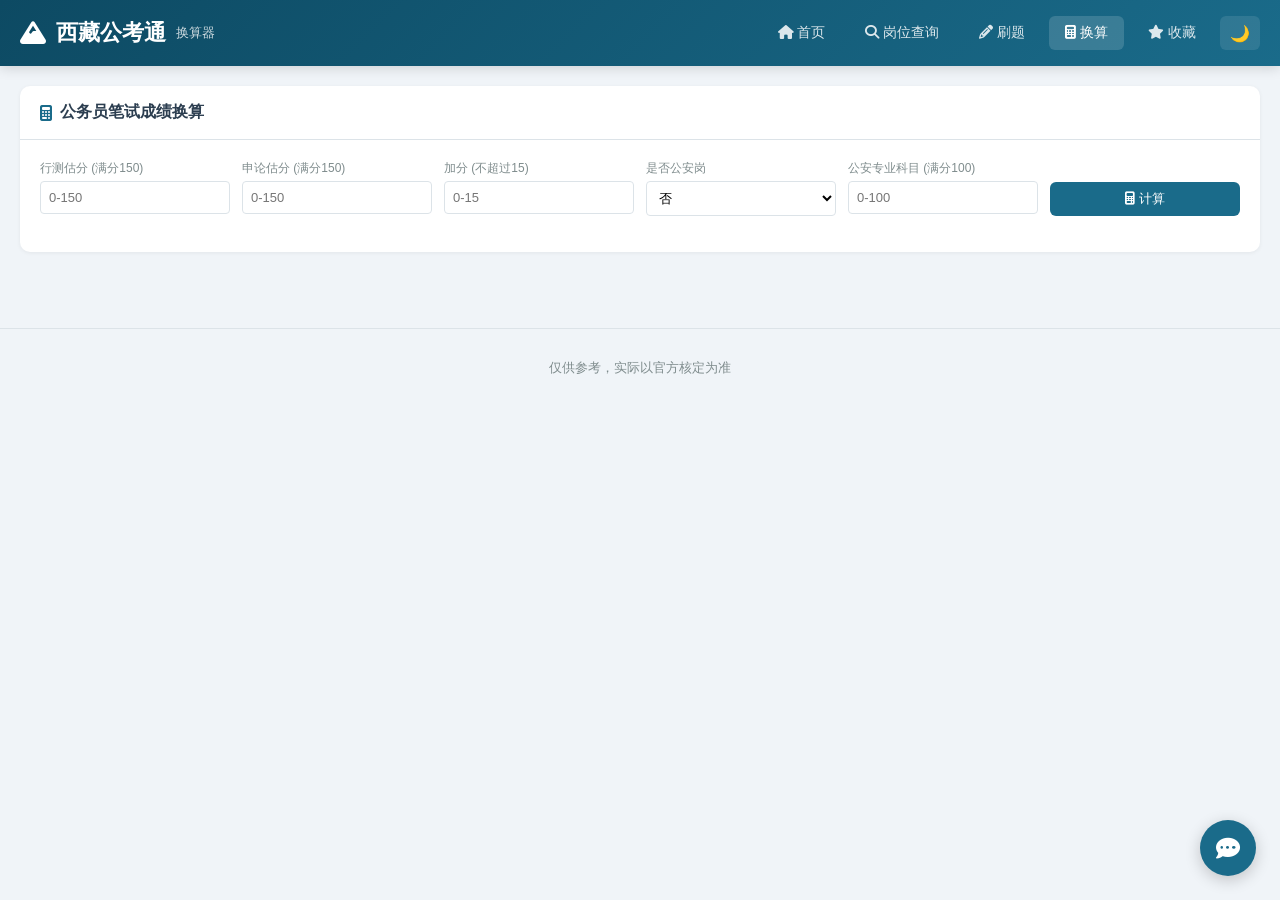
<file: calc.html>
<!DOCTYPE html>
<html lang="zh-CN">
<head><meta charset="UTF-8"><meta name="viewport" content="width=device-width, initial-scale=1.0"><title>成绩换算 - 西藏公考通</title>
<link rel="stylesheet" href="https://cdnjs.cloudflare.com/ajax/libs/font-awesome/6.5.0/css/all.min.css"><link rel="stylesheet" href="css/style.css">
<link rel="manifest" href="manifest.json"></head>
<body>
<header class="header"><div class="header-inner">
<a href="index.html" class="logo"><i class="fas fa-mountain"></i> 西藏公考通 <span>换算器</span></a>
<nav class="nav">
<a href="index.html"><i class="fas fa-home"></i> 首页</a><a href="search.html"><i class="fas fa-search"></i> 岗位查询</a>
<a href="exam.html"><i class="fas fa-pencil-alt"></i> 刷题</a><a href="calc.html" class="active"><i class="fas fa-calculator"></i> 换算</a>
<a href="favorites.html"><i class="fas fa-star"></i> 收藏</a>
<button id="themeToggle" class="theme-toggle" onclick="toggleTheme()">🌙</button>
</nav></div></header>
<main class="container">
<div class="card"><div class="card-header"><i class="fas fa-calculator"></i> 公务员笔试成绩换算</div>
<div class="card-body">
<div class="search-form">
<div class="form-group"><label>行测估分 (满分150)</label><input type="number" id="xingce" min="0" max="150" placeholder="0-150" style="padding:8px;border:1px solid var(--border);border-radius:4px;"></div>
<div class="form-group"><label>申论估分 (满分150)</label><input type="number" id="shenlun" min="0" max="150" placeholder="0-150" style="padding:8px;border:1px solid var(--border);border-radius:4px;"></div>
<div class="form-group"><label>加分 (不超过15)</label><input type="number" id="jf" min="0" max="15" placeholder="0-15" style="padding:8px;border:1px solid var(--border);border-radius:4px;"></div>
<div class="form-group"><label>是否公安岗</label><select id="isGA" style="padding:8px;border:1px solid var(--border);border-radius:4px;"><option value="no">否</option><option value="yes">是（加试公安专业科目）</option></select></div>
<div class="form-group"><label>公安专业科目 (满分100)</label><input type="number" id="gongan" min="0" max="100" placeholder="0-100" style="padding:8px;border:1px solid var(--border);border-radius:4px;" disabled></div>
<button onclick="calcScore()" class="btn btn-primary"><i class="fas fa-calculator"></i> 计算</button>
</div></div></div>

<div id="calcResult" style="display:none;">
<div class="card"><div class="card-header"><i class="fas fa-chart-bar"></i> 计算结果</div>
<div class="card-body" id="calcBody"></div></div>
<div class="card"><div class="card-header"><i class="fas fa-info-circle"></i> 分数说明</div>
<div class="card-body" style="font-size:13px;color:var(--text-light);">
<p>📌 非公安岗：笔试总分 = 行测 + 申论 + 加分（各150分）</p>
<p>📌 公安岗：笔试总分 = 行测 + 申论 + 公安专业科目 + 加分</p>
<p>📌 总成绩 = 笔试总分 ÷ 3(或4) × 60% + 面试成绩 × 40%</p>
<p>📌 2025年区直事业单位控制线110分，教育事业单位160-170分</p>
</div></div></div>
</main>
<footer class="footer"><p>仅供参考，实际以官方核定为准</p></footer>
<script>
function calcScore(){
  const xc = parseFloat(document.getElementById('xingce').value) || 0;
  const sl = parseFloat(document.getElementById('shenlun').value) || 0;
  const jf = parseFloat(document.getElementById('jf').value) || 0;
  const isGA = document.getElementById('isGA').value === 'yes';
  const ga = parseFloat(document.getElementById('gongan').value) || 0;

  if(xc === 0 && sl === 0) { alert('请输入至少一个科目成绩'); return; }

  const total = xc + sl + (isGA ? ga : 0) + jf;
  const divisor = isGA ? 4 : 3;
  const avg = total / divisor;

  document.getElementById('calcResult').style.display = 'block';
  let html = `<div class="stats-grid" style="grid-template-cols:repeat(auto-fit,minmax(140px,1fr));">
    <div class="stat-item"><div class="num">${xc}</div><div class="label">行测</div></div>
    <div class="stat-item"><div class="num">${sl}</div><div class="label">申论</div></div>
    ${isGA ? `<div class="stat-item"><div class="num">${ga}</div><div class="label">公安专业</div></div>` : ''}
    <div class="stat-item"><div class="num">${jf}</div><div class="label">加分</div></div>
    <div class="stat-item"><div class="num" style="color:var(--primary);">${total}</div><div class="label">笔试总分</div></div>
    <div class="stat-item"><div class="num" style="color:var(--accent);font-size:28px;">${avg.toFixed(2)}</div><div class="label">折算均分</div></div>
  </div>`;

  // Explanation
  const formula = isGA ? `(${xc}+${sl}+${ga}+${jf})÷4 = ${total}÷4 = ${avg.toFixed(2)}` : `(${xc}+${sl}+${jf})÷3 = ${total}÷3 = ${avg.toFixed(2)}`;
  html += `<div style="margin-top:16px;padding:12px;background:#f0f7ff;border-radius:6px;font-size:13px;">
    <strong>📝 计算过程：</strong><br>${formula}<br><br>
    <strong>💡 总成绩（假设面试80分）：</strong><br>${avg.toFixed(2)}×60% + 80×40% = ${(avg*0.6+32).toFixed(2)}分<br><br>
    <strong>📊 参考判断：</strong><br>${total >= 170 ? '✅ 达到教育事业单位控制线(170分)' : '❌ 未达到教育事业单位控制线(170分)'}<br>
    ${total >= 160 ? '✅ 达到昌都教育事业单位控制线(160分)' : '❌ 未达到昌都教育事业单位控制线(160分)'}<br>
    ${total >= 110 ? '✅ 达到区直事业单位控制线(110分)' : '❌ 未达到区直事业单位控制线(110分)'}
  </div>`;

  document.getElementById('calcBody').innerHTML = html;
}

document.getElementById('isGA').onchange = function(){
  document.getElementById('gongan').disabled = this.value !== 'yes';
};

function toggleTheme() {
  const d = document.documentElement;
  const isDark = d.getAttribute('data-theme')==='dark';
  d.setAttribute('data-theme',isDark?'light':'dark');
  localStorage.setItem('theme',isDark?'light':'dark');
  document.getElementById('themeToggle').textContent = isDark?'🌙':'☀️';
}
document.addEventListener('DOMContentLoaded',()=>{
  const saved = localStorage.getItem('theme');
  if(saved==='dark'){document.documentElement.setAttribute('data-theme','dark');document.getElementById('themeToggle').textContent='☀️';}
});
</script>
<script src="js/qa.js"></script>
</body>
</html>
</file>
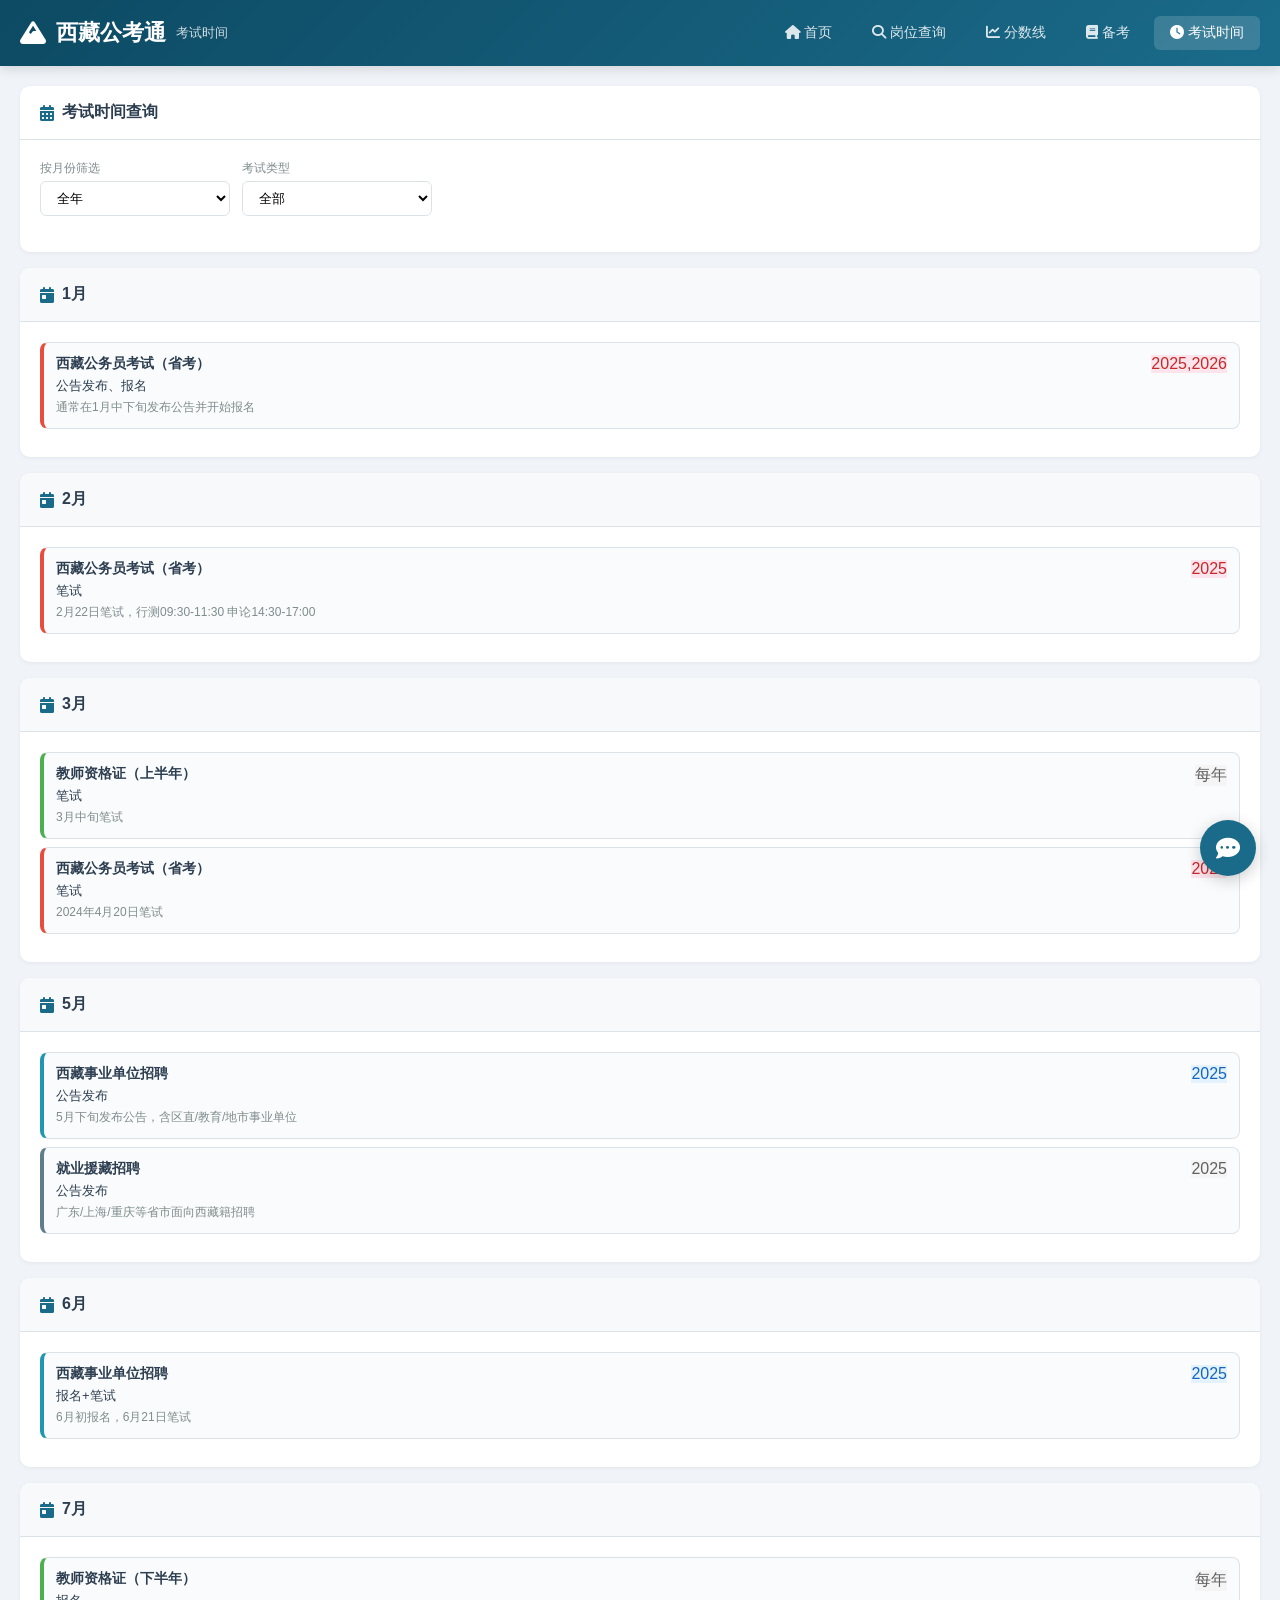
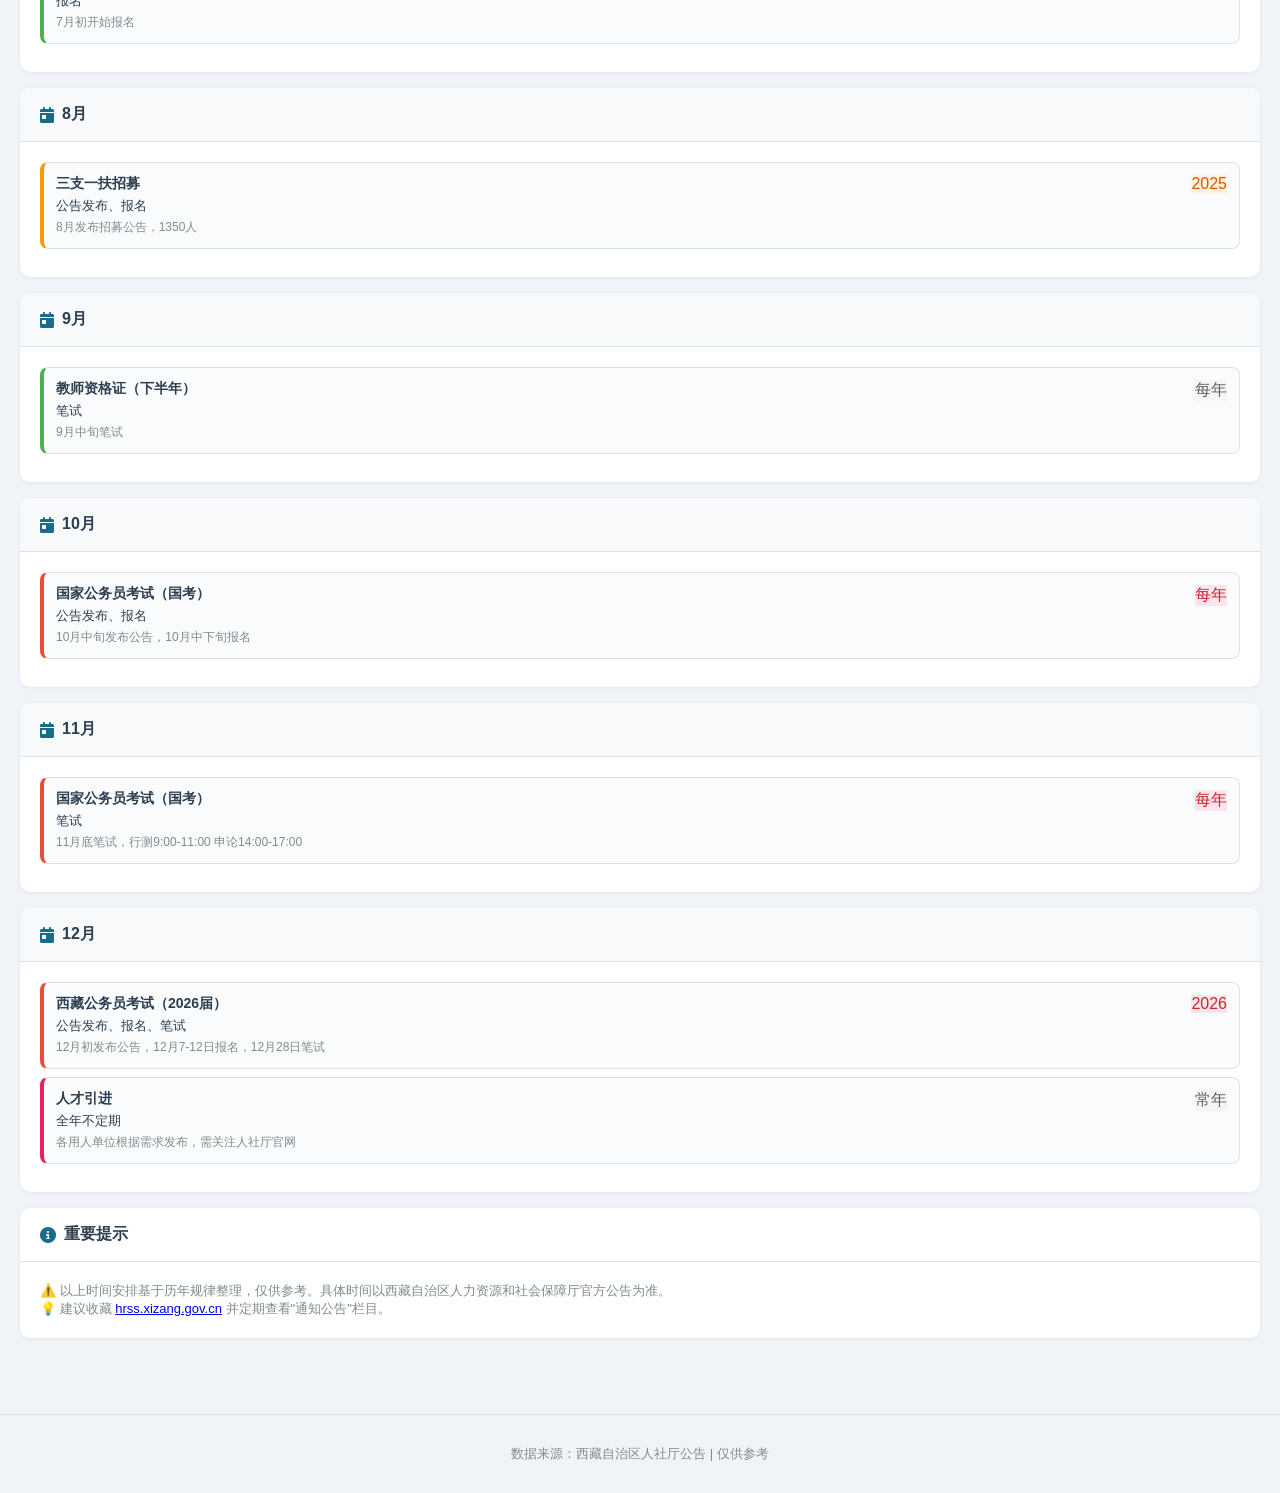
<file: schedule.html>
<!DOCTYPE html>
<html lang="zh-CN">
<head><meta charset="UTF-8"><meta name="viewport" content="width=device-width, initial-scale=1.0"><title>考试时间 - 西藏公考通</title>
<link rel="stylesheet" href="https://cdnjs.cloudflare.com/ajax/libs/font-awesome/6.5.0/css/all.min.css">
<link rel="stylesheet" href="css/style.css">
</head>
<body>
<header class="header"><div class="header-inner">
<a href="index.html" class="logo"><i class="fas fa-mountain"></i> 西藏公考通 <span>考试时间</span></a>
<nav class="nav">
<a href="index.html"><i class="fas fa-home"></i> 首页</a>
<a href="search.html"><i class="fas fa-search"></i> 岗位查询</a>
<a href="score.html"><i class="fas fa-chart-line"></i> 分数线</a>
<a href="material.html"><i class="fas fa-book"></i> 备考</a>
<a href="schedule.html" class="active"><i class="fas fa-clock"></i> 考试时间</a>
</nav></div></header>

<main class="container">
  <div class="card">
    <div class="card-header"><i class="fas fa-calendar-alt"></i> 考试时间查询</div>
    <div class="card-body">
      <div class="search-form">
        <div class="form-group"><label>按月份筛选</label><select id="schMonth" onchange="filterSchedule()">
          <option value="0">全年</option>
          <option value="1">1月</option><option value="2">2月</option><option value="3">3月</option>
          <option value="4">4月</option><option value="5">5月</option><option value="6">6月</option>
          <option value="7">7月</option><option value="8">8月</option><option value="9">9月</option>
          <option value="10">10月</option><option value="11">11月</option><option value="12">12月</option>
        </select></div>
        <div class="form-group"><label>考试类型</label><select id="schExam" onchange="filterSchedule()">
          <option value="all">全部</option>
          <option value="公务员">公务员</option>
          <option value="事业编">事业编</option>
          <option value="教资">教资</option>
          <option value="三支一扶">三支一扶</option>
        </select></div>
      </div>
    </div>
  </div>

  <!-- Timeline -->
  <div id="timelineContainer"></div>

  <div class="card">
    <div class="card-header"><i class="fas fa-info-circle"></i> 重要提示</div>
    <div class="card-body" style="font-size:13px;color:var(--text-light);">
      <p>⚠️ 以上时间安排基于历年规律整理，仅供参考。具体时间以西藏自治区人力资源和社会保障厅官方公告为准。</p>
      <p>💡 建议收藏 <a href="https://hrss.xizang.gov.cn" target="_blank">hrss.xizang.gov.cn</a> 并定期查看"通知公告"栏目。</p>
    </div>
  </div>
</main>

<footer class="footer"><p>数据来源：西藏自治区人社厅公告 | 仅供参考</p></footer>
<script src="js/data.js"></script>
<script>
function filterSchedule() {
  const month = parseInt(document.getElementById('schMonth').value);
  const examType = document.getElementById('schExam').value;
  let items = EXAM_SCHEDULE;
  if(month > 0) items = items.filter(s => s.month === month);
  if(examType !== 'all') items = items.filter(s => s.exam.includes(examType));

  const months = Array.from({length:12}, (_,i) => i+1);
  const container = document.getElementById('timelineContainer');
  container.innerHTML = '';

  if(month > 0) {
    renderMonth(month, items);
  } else {
    months.forEach(m => {
      const monthItems = items.filter(s => s.month === m);
      if(monthItems.length > 0) renderMonth(m, monthItems);
    });
  }

  if(container.innerHTML === '') {
    container.innerHTML = '<div class="card"><div class="card-body" style="text-align:center;padding:40px;color:var(--text-light);">该月份暂无考试安排</div></div>';
  }
}

function renderMonth(month, items) {
  const container = document.getElementById('timelineContainer');
  const monthNames = ['1月','2月','3月','4月','5月','6月','7月','8月','9月','10月','11月','12月'];
  let html = `<div class="card"><div class="card-header" style="background:#f7f9fb;"><i class="fas fa-calendar-day"></i> ${monthNames[month-1]}</div><div class="card-body">`;

  items.forEach(s => {
    html += `<div class="web-search-result fade-in" style="border-left:4px solid ${getExamColor(s.exam)};">
      <div style="display:flex;justify-content:space-between;align-items:start;">
        <div>
          <div style="font-weight:600;font-size:14px;">${s.exam}</div>
          <div style="font-size:13px;color:var(--text);margin:4px 0;">${s.event}</div>
          <div style="font-size:12px;color:var(--text-light);">${s.desc || ''}</div>
        </div>
        <span class="badge ${getExamBadge(s.exam)}">${s.year}</span>
      </div>
    </div>`;
  });

  html += `</div></div>`;
  container.innerHTML += html;
}

function getExamColor(exam) {
  if(exam.includes('公务员')) return '#e74c3c';
  if(exam.includes('事业')) return '#2196b0';
  if(exam.includes('教师')) return '#4caf50';
  if(exam.includes('教资')) return '#9c27b0';
  if(exam.includes('三支')) return '#ff9800';
  if(exam.includes('人才')) return '#e91e63';
  return '#607d8b';
}

function getExamBadge(exam) {
  if(exam.includes('公务员')) return 'badge-red';
  if(exam.includes('事业')) return 'badge-blue';
  if(exam.includes('教资')) return 'badge-purple';
  if(exam.includes('三支')) return 'badge-orange';
  return 'badge-gray';
}

document.addEventListener('DOMContentLoaded', filterSchedule);
</script>
<script src="js/qa.js"></script>
</body>
</html>
</file>
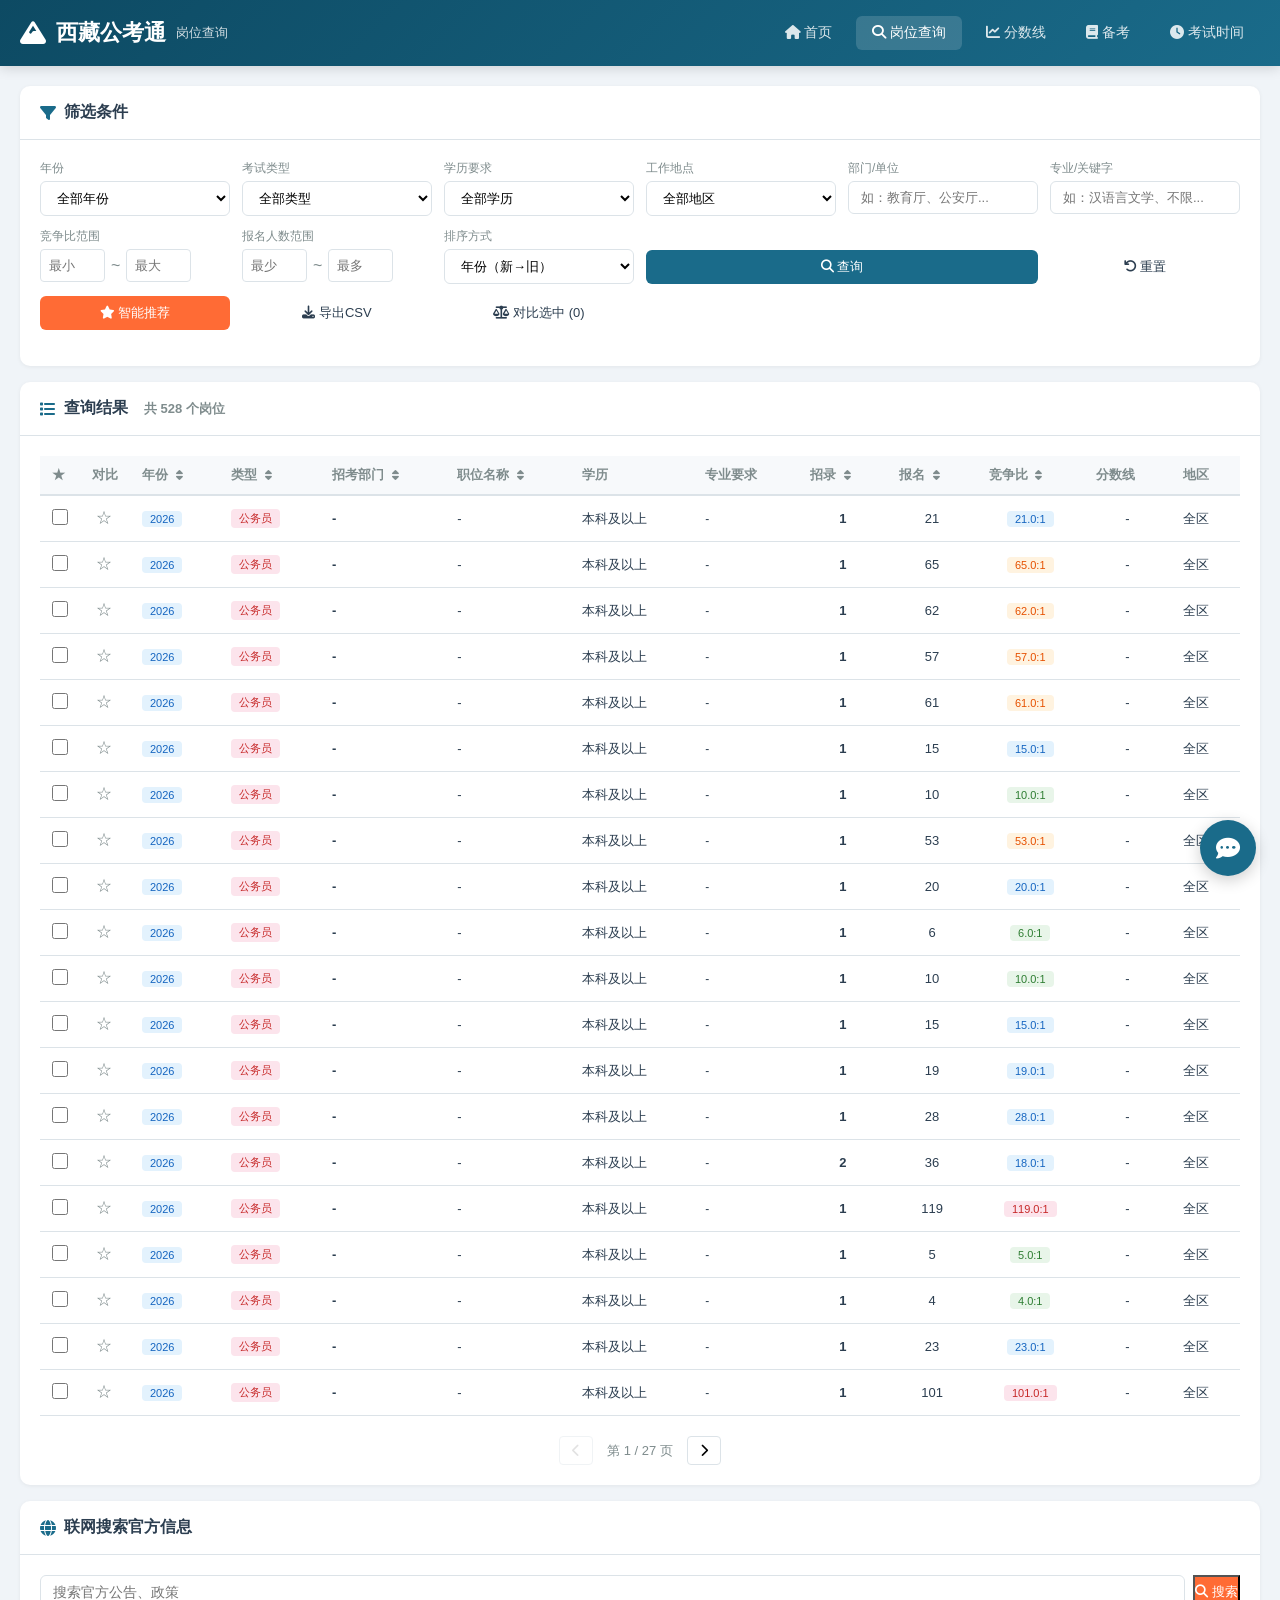
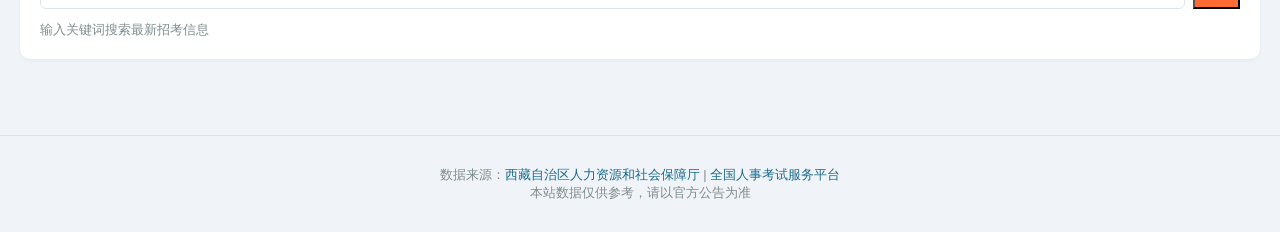
<file: search.html>
<!DOCTYPE html>
<html lang="zh-CN">
<head>
  <meta charset="UTF-8">
  <meta name="viewport" content="width=device-width, initial-scale=1.0">
  <title>岗位查询 - 西藏公考通</title>
  <link rel="stylesheet" href="https://cdnjs.cloudflare.com/ajax/libs/font-awesome/6.5.0/css/all.min.css">
  <link rel="stylesheet" href="css/style.css">
<link rel="manifest" href="manifest.json">
</head>
<body>
  <header class="header">
    <div class="header-inner">
      <a href="index.html" class="logo">
        <i class="fas fa-mountain"></i>
        西藏公考通
        <span>岗位查询</span>
      </a>
      <nav class="nav">
        <a href="index.html"><i class="fas fa-home"></i> 首页</a>
        <a href="search.html" class="active"><i class="fas fa-search"></i> 岗位查询</a>
        <a href="score.html"><i class="fas fa-chart-line"></i> 分数线</a>
        <a href="material.html"><i class="fas fa-book"></i> 备考</a>
        <a href="schedule.html"><i class="fas fa-clock"></i> 考试时间</a>
    </div>
  </header>

  <main class="container">
    <!-- Search Filters -->
    <div class="card">
      <div class="card-header"><i class="fas fa-filter"></i> 筛选条件</div>
      <div class="card-body">
        <div class="search-form" id="searchForm">
          <div class="form-group">
            <label>年份</label>
            <select id="sYear">
              <option value="">全部年份</option>
              <option value="2026">2026</option>
              <option value="2025">2025</option>
              <option value="2024">2024</option>
            </select>
          </div>
          <div class="form-group">
            <label>考试类型</label>
            <select id="sType">
              <option value="">全部类型</option>
              <option value="公务员">公务员</option>
              <option value="事业编（教育）">事业编（教育）</option>
              <option value="事业编（综合）">事业编（综合）</option>
              <option value="三支一扶">三支一扶</option>
              <option value="人才引进">人才引进</option>
              <option value="国考">国考</option>
            </select>
          </div>
          <div class="form-group">
            <label>学历要求</label>
            <select id="sEducation">
              <option value="">全部学历</option>
              <option value="专科及以上">专科及以上</option>
              <option value="本科及以上">本科及以上</option>
              <option value="硕士及以上">硕士及以上</option>
            </select>
          </div>
          <div class="form-group">
            <label>工作地点</label>
            <select id="sLocation">
              <option value="">全部地区</option>
              <option value="拉萨">拉萨</option>
              <option value="日喀则">日喀则</option>
              <option value="昌都">昌都</option>
              <option value="林芝">林芝</option>
              <option value="山南">山南</option>
              <option value="那曲">那曲</option>
              <option value="阿里">阿里</option>
              <option value="全区">全区</option>
            </select>
          </div>
          <div class="form-group">
            <label>部门/单位</label>
            <input type="text" id="sDepartment" placeholder="如：教育厅、公安厅...">
          </div>
          <div class="form-group">
            <label>专业/关键字</label>
            <input type="text" id="sKeyword" placeholder="如：汉语言文学、不限...">
          </div>
          <div class="form-group">
            <label>竞争比范围</label>
            <div style="display:flex;gap:6px;align-items:center;">
              <input type="number" id="sRatioMin" placeholder="最小" style="width:65px;padding:8px;border:1px solid var(--border);border-radius:4px;font-size:13px;" min="0">
              <span style="color:var(--text-light);">~</span>
              <input type="number" id="sRatioMax" placeholder="最大" style="width:65px;padding:8px;border:1px solid var(--border);border-radius:4px;font-size:13px;" min="0">
            </div>
          </div>
          <div class="form-group">
            <label>报名人数范围</label>
            <div style="display:flex;gap:6px;align-items:center;">
              <input type="number" id="sAppMin" placeholder="最少" style="width:65px;padding:8px;border:1px solid var(--border);border-radius:4px;font-size:13px;" min="0">
              <span style="color:var(--text-light);">~</span>
              <input type="number" id="sAppMax" placeholder="最多" style="width:65px;padding:8px;border:1px solid var(--border);border-radius:4px;font-size:13px;" min="0">
            </div>
          </div>
          <div class="form-group">
            <label>排序方式</label>
            <select id="sSort">
              <option value="year_desc">年份（新→旧）</option>
              <option value="year_asc">年份（旧→新）</option>
              <option value="ratio_desc">竞争比（高→低）</option>
              <option value="ratio_asc">竞争比（低→高）</option>
              <option value="recruits_desc">招录人数（多→少）</option>
              <option value="applicants_desc">报名人数（多→少）</option>
            </select>
          </div>
          <button onclick="doSearch()" class="btn btn-primary" style="grid-column: span 2;"><i class="fas fa-search"></i> 查询</button>
          <button onclick="resetSearch()" class="btn btn-outline"><i class="fas fa-undo"></i> 重置</button>
          <button onclick="showMatch()" class="btn btn-accent"><i class="fas fa-star"></i> 智能推荐</button>
          <button onclick="exportCSV()" class="btn btn-outline"><i class="fas fa-download"></i> 导出CSV</button>
          <button onclick="goCompare()" class="btn btn-outline"><i class="fas fa-balance-scale"></i> 对比选中 (<span id="compareCount">0</span>)</button>
        </div>
      </div>
    </div>

    <!-- Results -->
    <div class="card">
      <div class="card-header">
        <i class="fas fa-list"></i> 查询结果
        <span id="resultCount" style="font-size:13px;color:var(--text-light);margin-left:8px;"></span>
      </div>
      <div class="card-body">
        <div class="table-wrap">
          <table id="resultTable">
            <thead>
              <tr>
                <th style="width:36px;">★</th>
                <th style="width:40px;">对比</th>
                <th onclick="sortBy('year')">年份 <i class="fas fa-sort"></i></th>
                <th onclick="sortBy('type')">类型 <i class="fas fa-sort"></i></th>
                <th onclick="sortBy('department')">招考部门 <i class="fas fa-sort"></i></th>
                <th onclick="sortBy('position')">职位名称 <i class="fas fa-sort"></i></th>
                <th>学历</th>
                <th>专业要求</th>
                <th onclick="sortBy('recruits')">招录 <i class="fas fa-sort"></i></th>
                <th onclick="sortBy('applicants')">报名 <i class="fas fa-sort"></i></th>
                <th onclick="sortBy('ratio')">竞争比 <i class="fas fa-sort"></i></th>
                <th>分数线</th>
                <th>地区</th>
              </tr>
            </thead>
            <tbody id="resultBody"></tbody>
          </table>
        </div>
        <div id="noResult" style="display:none;text-align:center;padding:40px;color:var(--text-light);">
          <i class="fas fa-search" style="font-size:32px;margin-bottom:12px;display:block;"></i>
          未找到匹配的岗位，请调整筛选条件
        </div>
        <div class="pagination" id="pagination"></div>
      </div>
    </div>

    <!-- Match Recommendation -->
    <div class="card" id="matchSection" style="display:none;">
      <div class="card-header"><i class="fas fa-star"></i> 智能岗位推荐</div>
      <div class="card-body">
        <div class="search-form">
          <div class="form-group"><label>您的专业</label><input type="text" id="mMajor" placeholder="如：汉语言文学" style="padding:8px;border:1px solid var(--border);border-radius:4px;font-size:13px;"></div>
          <div class="form-group"><label>期望学历</label><select id="mEdu"><option value="">不限</option><option value="专科及以上">专科</option><option value="本科及以上">本科</option><option value="硕士及以上">硕士</option></select></div>
          <div class="form-group"><label>期望地区</label><select id="mLoc"><option value="">不限</option><option value="拉萨">拉萨</option><option value="日喀则">日喀则</option><option value="昌都">昌都</option><option value="那曲">那曲</option></select></div>
          <div class="form-group"><label>考试类型</label><select id="mType"><option value="">不限</option><option value="公务员">公务员</option><option value="事业编（教育）">教育类</option></select></div>
          <button onclick="matchPositions()" class="btn btn-accent"><i class="fas fa-search"></i> 开始推荐</button>
        </div>
        <div id="matchResults" style="margin-top:12px;font-size:13px;color:var(--text-light);">输入您的信息后点击"开始推荐"</div>
      </div>
    </div>

    <!-- Web Search -->
    <div class="card">
      <div class="card-header"><i class="fas fa-globe"></i> 联网搜索官方信息</div>
      <div class="card-body">
        <div style="display:flex;gap:8px;margin-bottom:12px;">
          <input type="text" id="webQuery2" placeholder="搜索官方公告、政策" style="flex:1;padding:8px 12px;border:1px solid var(--border);border-radius:6px;font-size:14px;">
          <button onclick="webSearch2()" class="btn btn-accent"><i class="fas fa-search"></i> 搜索</button>
        </div>
        <div id="webResults2" style="font-size:13px;color:var(--text-light);">输入关键词搜索最新招考信息</div>
      </div>
    </div>
  </main>

  <footer class="footer">
    <p>数据来源：<a href="https://hrss.xizang.gov.cn" target="_blank">西藏自治区人力资源和社会保障厅</a> | <a href="http://zp.cpta.com.cn" target="_blank">全国人事考试服务平台</a></p>
    <p>本站数据仅供参考，请以官方公告为准</p>
  </footer>

  <script src="js/data.js"></script>
  <script src="js/favorites.js"></script>
<script src="js/search.js"></script>
  <script src="js/api.js"></script>
  <script>
    document.addEventListener('DOMContentLoaded', function() {
      // Load URL params
      const params = new URLSearchParams(window.location.search);
      if (params.has('qYear')) document.getElementById('sYear').value = params.get('qYear');
      if (params.has('qType')) document.getElementById('sType').value = params.get('qType');
      if (params.has('qEducation')) document.getElementById('sEducation').value = params.get('qEducation');
      if (params.has('qLocation')) document.getElementById('sLocation').value = params.get('qLocation');
      if (params.has('qKeyword')) document.getElementById('sKeyword').value = params.get('qKeyword');
      doSearch();
    });

    function webSearch2() {
      const q = document.getElementById('webQuery2').value.trim() || '西藏 事业单位 招聘 公告';
      searchWeb(q, 'webResults2');
    }
  </script>
<script src="js/qa.js"></script>
</body>
</html>
</file>
<file: css/style.css>
/* 西藏公考职位查询网站 - 公考雷达风格 */
:root {
  --primary: #1a6b8a;
  --primary-light: #2196b0;
  --primary-dark: #0d4a63;
  --accent: #ff6b35;
  --bg: #f0f4f8;
  --card-bg: #ffffff;
  --text: #2c3e50;
  --text-light: #7f8c8d;
  --border: #dce3e8;
  --success: #27ae60;
  --danger: #e74c3c;
  --warning: #f39c12;
}

* { margin: 0; padding: 0; box-sizing: border-box; }

body {
  font-family: -apple-system, "Microsoft YaHei", "PingFang SC", sans-serif;
  background: var(--bg);
  color: var(--text);
  min-height: 100vh;
}

/* Header */
.header {
  background: linear-gradient(135deg, var(--primary-dark), var(--primary));
  color: #fff;
  padding: 16px 0;
  position: sticky;
  top: 0;
  z-index: 1000;
  box-shadow: 0 2px 12px rgba(0,0,0,0.15);
}
.header-inner {
  max-width: 1280px;
  margin: 0 auto;
  padding: 0 20px;
  display: flex;
  align-items: center;
  justify-content: space-between;
}
.header .logo {
  font-size: 22px;
  font-weight: 700;
  display: flex;
  align-items: center;
  gap: 10px;
  color: #fff;
  text-decoration: none;
}
.header .logo i { font-size: 26px; }
.header .logo span { font-size: 13px; font-weight: 400; opacity: 0.8; }
.header .nav { display: flex; gap: 8px; }
.header .nav a {
  color: rgba(255,255,255,0.85);
  text-decoration: none;
  padding: 8px 16px;
  border-radius: 6px;
  font-size: 14px;
  transition: all 0.2s;
}
.header .nav a:hover, .header .nav a.active {
  background: rgba(255,255,255,0.15);
  color: #fff;
}

/* Container */
.container { max-width: 1280px; margin: 0 auto; padding: 20px; }

/* Cards */
.card {
  background: var(--card-bg);
  border-radius: 10px;
  box-shadow: 0 1px 4px rgba(0,0,0,0.06);
  margin-bottom: 16px;
  overflow: hidden;
}
.card-header {
  padding: 16px 20px;
  border-bottom: 1px solid var(--border);
  font-size: 16px;
  font-weight: 600;
  display: flex;
  align-items: center;
  gap: 8px;
}
.card-header i { color: var(--primary); }
.card-body { padding: 20px; }

/* Stats Grid */
.stats-grid {
  display: grid;
  grid-template-columns: repeat(auto-fit, minmax(200px, 1fr));
  gap: 16px;
  margin-bottom: 20px;
}
.stat-item {
  text-align: center;
  padding: 20px;
  border-radius: 10px;
  background: var(--card-bg);
  box-shadow: 0 1px 4px rgba(0,0,0,0.06);
}
.stat-item .num {
  font-size: 32px;
  font-weight: 700;
  color: var(--primary);
}
.stat-item .label {
  font-size: 13px;
  color: var(--text-light);
  margin-top: 4px;
}

/* Search Form */
.search-form {
  display: grid;
  grid-template-columns: repeat(auto-fill, minmax(180px, 1fr));
  gap: 12px;
  margin-bottom: 16px;
}
.search-form .form-group { display: flex; flex-direction: column; gap: 4px; }
.search-form label { font-size: 12px; color: var(--text-light); font-weight: 500; }
.search-form select, .search-form input {
  padding: 8px 12px;
  border: 1px solid var(--border);
  border-radius: 6px;
  font-size: 13px;
  background: #fff;
  outline: none;
  transition: border 0.2s;
}
.search-form select:focus, .search-form input:focus {
  border-color: var(--primary);
  box-shadow: 0 0 0 2px rgba(26,107,138,0.1);
}
.search-form .btn {
  padding: 8px 20px;
  border: none;
  border-radius: 6px;
  font-size: 13px;
  cursor: pointer;
  transition: all 0.2s;
  align-self: flex-end;
}
.btn-primary { background: var(--primary); color: #fff; }
.btn-primary:hover { background: var(--primary-dark); }
.btn-outline { background: transparent; border: 1px solid var(--border); color: var(--text); }
.btn-outline:hover { border-color: var(--primary); color: var(--primary); }
.btn-accent { background: var(--accent); color: #fff; }
.btn-accent:hover { background: #e55a2b; }

/* Table */
.table-wrap { overflow-x: auto; }
table {
  width: 100%;
  border-collapse: collapse;
  font-size: 13px;
}
table th {
  background: #f7f9fb;
  padding: 10px 12px;
  text-align: left;
  font-weight: 600;
  color: var(--text-light);
  border-bottom: 2px solid var(--border);
  white-space: nowrap;
  cursor: pointer;
  user-select: none;
}
table th:hover { color: var(--primary); }
table th i { margin-left: 4px; font-size: 11px; }
table td {
  padding: 10px 12px;
  border-bottom: 1px solid var(--border);
  vertical-align: middle;
}
table tr:hover td { background: #f7faff; }
table .badge {
  display: inline-block;
  padding: 2px 8px;
  border-radius: 4px;
  font-size: 11px;
  font-weight: 500;
}
.badge-blue { background: #e3f2fd; color: #1565c0; }
.badge-green { background: #e8f5e9; color: #2e7d32; }
.badge-orange { background: #fff3e0; color: #e65100; }
.badge-red { background: #fce4ec; color: #c62828; }
.badge-purple { background: #f3e5f5; color: #6a1b9a; }
.badge-gray { background: #f5f5f5; color: #616161; }

/* Pagination */
.pagination {
  display: flex;
  align-items: center;
  justify-content: center;
  gap: 6px;
  margin-top: 20px;
}
.pagination button {
  padding: 6px 12px;
  border: 1px solid var(--border);
  background: #fff;
  border-radius: 4px;
  cursor: pointer;
  font-size: 13px;
}
.pagination button:hover, .pagination button.active {
  background: var(--primary);
  color: #fff;
  border-color: var(--primary);
}
.pagination button:disabled { opacity: 0.4; cursor: default; }
.pagination .info { font-size: 13px; color: var(--text-light); margin: 0 8px; }

/* News List */
.news-list { list-style: none; }
.news-list li {
  padding: 12px 0;
  border-bottom: 1px solid var(--border);
  display: flex;
  justify-content: space-between;
  align-items: center;
}
.news-list li:last-child { border-bottom: none; }
.news-list .news-title {
  font-size: 14px;
  color: var(--text);
  text-decoration: none;
  display: block;
  margin-bottom: 4px;
}
.news-list .news-title:hover { color: var(--primary); }
.news-list .news-meta { font-size: 12px; color: var(--text-light); }
.news-list .news-date { white-space: nowrap; margin-left: 16px; font-size: 12px; color: var(--text-light); }

/* Web Search */
.web-search-result {
  padding: 12px;
  border: 1px solid var(--border);
  border-radius: 8px;
  margin-bottom: 8px;
  background: #fafbfc;
}
.web-search-result a {
  color: var(--primary);
  text-decoration: none;
  font-weight: 500;
  font-size: 14px;
}
.web-search-result a:hover { text-decoration: underline; }
.web-search-result .snippet { font-size: 13px; color: var(--text-light); margin-top: 4px; }

/* Responsive */
@media (max-width: 768px) {
  .header-inner { flex-direction: column; gap: 12px; }
  .search-form { grid-template-columns: 1fr 1fr; }
  .stats-grid { grid-template-columns: 1fr 1fr; }
}
@media (max-width: 480px) {
  .search-form { grid-template-columns: 1fr; }
  .stats-grid { grid-template-columns: 1fr; }
  .header .nav a { padding: 6px 10px; font-size: 12px; }
}

/* Animations */
@keyframes fadeIn { from { opacity: 0; transform: translateY(8px); } to { opacity: 1; transform: translateY(0); } }
.fade-in { animation: fadeIn 0.3s ease; }

/* Footer */
.footer {
  text-align: center;
  padding: 30px 20px;
  font-size: 13px;
  color: var(--text-light);
  border-top: 1px solid var(--border);
  margin-top: 40px;
}
.footer a { color: var(--primary); text-decoration: none; }

/* Tags */
.tag-group { display: flex; flex-wrap: wrap; gap: 6px; }

/* Keywords highlight */
mark { background: #fff3cd; padding: 0 2px; border-radius: 2px; }

/* Range input */
input[type="range"] { width: 100%; }

/* Loading */
.loading { text-align: center; padding: 40px; color: var(--text-light); }
.loading i { font-size: 32px; margin-bottom: 12px; }

/* Feature Grid (主页导航卡片) */
.feature-grid { display: grid; grid-template-columns: repeat(auto-fit, minmax(220px, 1fr)); gap: 16px; margin-bottom: 20px; }
.feature-card { padding: 24px; border-radius: 10px; color: #fff; text-decoration: none; transition: transform 0.2s, box-shadow 0.2s; display: flex; flex-direction: column; align-items: center; text-align: center; }
.feature-card:hover { transform: translateY(-3px); box-shadow: 0 6px 20px rgba(0,0,0,0.15); }
.feature-card i { font-size: 32px; margin-bottom: 10px; }
.feature-card .fc-title { font-size: 17px; font-weight: 600; margin-bottom: 4px; }
.feature-card .fc-desc { font-size: 12px; opacity: 0.85; }

/* Compare page */
.compare-grid { display: grid; grid-template-columns: 120px repeat(auto-fill, minmax(200px, 1fr)); gap: 1px; background: var(--border); border-radius: 8px; overflow: hidden; }
.compare-label { background: #f7f9fb; padding: 10px 14px; font-weight: 600; font-size: 13px; display: flex; align-items: center; }
.compare-value { background: #fff; padding: 10px 14px; font-size: 13px; display: flex; align-items: center; }
.compare-header { background: var(--primary); color: #fff; padding: 10px 14px; font-weight: 600; font-size: 14px; text-align: center; }

/* Score page */
.score-card { padding: 16px; border: 1px solid var(--border); border-radius: 8px; margin-bottom: 10px; }
.score-card .score-num { font-size: 28px; font-weight: 700; color: var(--primary); }
.score-card .score-label { font-size: 13px; color: var(--text-light); }

/* Material page */
.mat-grid { display: grid; grid-template-columns: repeat(auto-fill, minmax(280px, 1fr)); gap: 12px; }
.mat-card { padding: 16px; border: 1px solid var(--border); border-radius: 8px; background: #fafbfc; }
.mat-card a { color: var(--primary); text-decoration: none; font-weight: 500; display: block; margin-bottom: 4px; }
.mat-card a:hover { text-decoration: underline; }
.mat-card .mat-meta { font-size: 12px; color: var(--text-light); }
.mat-cat { display: inline-block; padding: 2px 8px; border-radius: 4px; font-size: 11px; font-weight: 500; background: #e3f2fd; color: #1565c0; margin-bottom: 6px; }

/* Match recommend */
.match-result { padding: 12px; border: 1px solid var(--border); border-radius: 8px; margin-bottom: 8px; display: flex; justify-content: space-between; align-items: center; }
.match-score { font-size: 20px; font-weight: 700; color: var(--primary); min-width: 50px; text-align: center; }

/* Checkbox column */
td input[type="checkbox"] { width: 16px; height: 16px; cursor: pointer; }

/* Night mode */
[data-theme="dark"] { --primary: #2196b0; --primary-dark: #1a6b8a; --bg: #1a1a2e; --card-bg: #16213e; --text: #e0e0e0; --text-light: #a0a0b0; --border: #2a2a4a; }
[data-theme="dark"] table th { background: #1a1a2e; }
[data-theme="dark"] table tr:hover td { background: #1a1a3e; }
[data-theme="dark"] .web-search-result { background: #16213e; }
[data-theme="dark"] input, [data-theme="dark"] select { background: #16213e; color: #e0e0e0; border-color: #2a2a4a; }
.theme-toggle { cursor: pointer; padding: 6px 10px; border-radius: 6px; background: rgba(255,255,255,0.1); color: #fff; border: none; font-size: 16px; }

/* Favorite star */
.fav-btn { cursor: pointer; border: none; background: none; font-size: 16px; color: var(--text-light); transition: color 0.2s; padding: 2px 4px; }
.fav-btn:hover { color: #f39c12; transform: scale(1.2); }
.fav-btn.active { color: #f39c12; }

/* Countdown */
.countdown-grid { display: grid; grid-template-columns: repeat(auto-fit, minmax(180px, 1fr)); gap: 12px; }
.countdown-card { text-align: center; padding: 16px; border-radius: 8px; border: 1px solid var(--border); }
.countdown-num { font-size: 36px; font-weight: 700; color: var(--primary); }
.countdown-label { font-size: 12px; color: var(--text-light); margin-top: 4px; }

/* Track page */
.track-item { padding: 12px; border: 1px solid var(--border); border-radius: 8px; margin-bottom: 8px; display: flex; justify-content: space-between; align-items: center; }
.track-stage { display: inline-block; padding: 2px 10px; border-radius: 12px; font-size: 12px; font-weight: 500; }
.track-add-form { display: grid; grid-template-columns: 1fr 1fr auto; gap: 8px; margin-bottom: 16px; }
.track-add-form input, .track-add-form select { padding: 8px; border: 1px solid var(--border); border-radius: 6px; font-size: 13px; }

/* Major page */
.major-result { padding: 12px; border: 1px solid var(--border); border-radius: 8px; margin-bottom: 8px; }
.major-result .mr-title { font-weight: 600; font-size: 14px; }
.major-result .mr-detail { font-size: 13px; color: var(--text-light); margin-top: 4px; }

/* Mobile responsive for chat */
@media (max-width: 480px) {
  #qa-dlg { width: calc(100vw - 32px) !important; right: 16px !important; bottom: 80px !important; height: 400px !important; }
  #qa-btn { bottom: 16px !important; right: 16px !important; width: 48px !important; height: 48px !important; font-size: 20px !important; }
}
</file>
